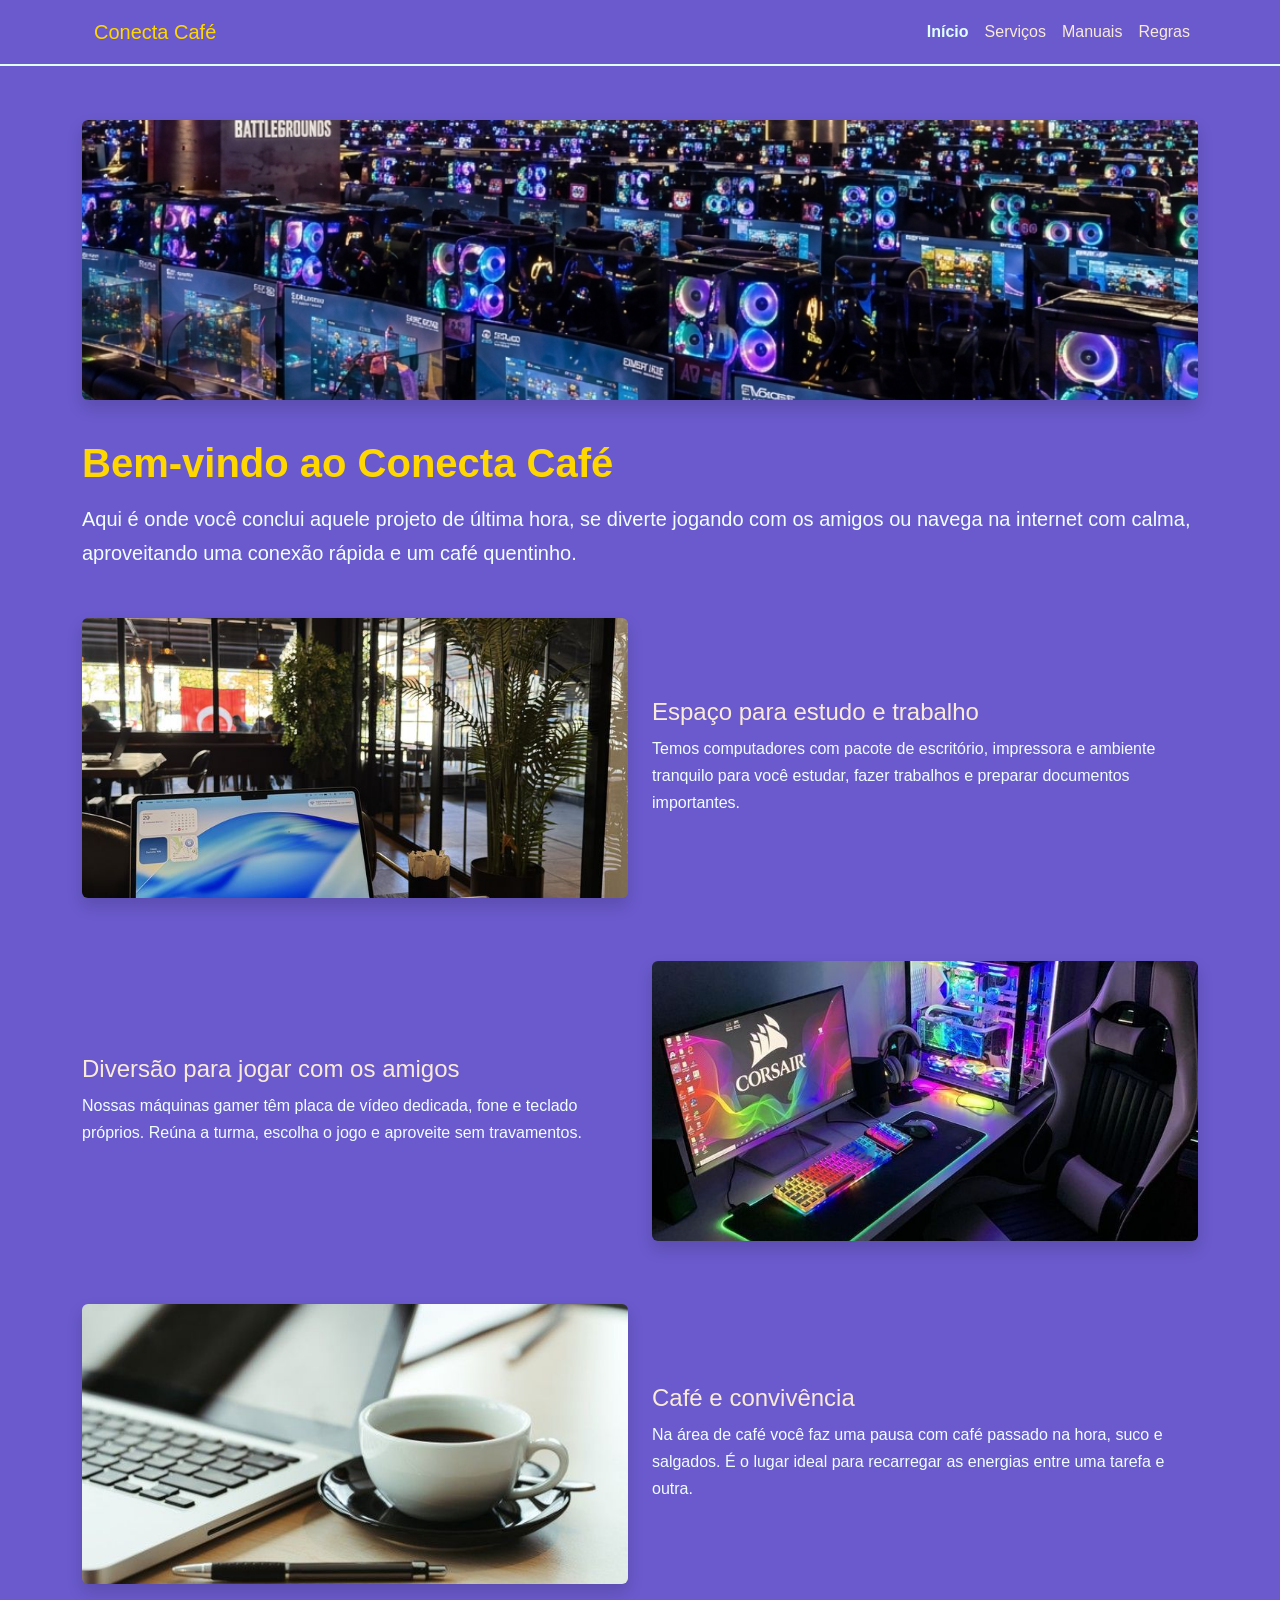
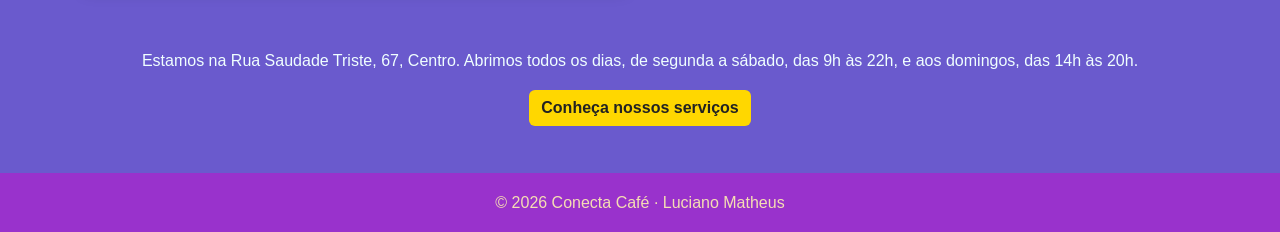
<file: index.html>
<!DOCTYPE html>
<html lang="pt-br">
<head>
  <meta charset="UTF-8">
  <meta name="viewport" content="width=device-width, initial-scale=1">
  <title>Início | Conecta Café</title>
  <link href="https://cdn.jsdelivr.net/npm/bootstrap@5.3.3/dist/css/bootstrap.min.css" rel="stylesheet">
  <link rel="stylesheet" href="css/estilo.css">
</head>
<body>

  <header>
    <nav class="navbar navbar-expand-md navbar-dark">
      <div class="container">
        <a class="navbar-brand" href="index.html">Conecta Café</a>
        <button class="navbar-toggler" type="button" data-bs-toggle="collapse" data-bs-target="#menu" aria-label="Abrir menu">
          <span class="navbar-toggler-icon"></span>
        </button>
        <div class="collapse navbar-collapse" id="menu">
          <ul class="navbar-nav ms-auto">
            <li class="nav-item"><a class="nav-link active" href="index.html">Início</a></li>
            <li class="nav-item"><a class="nav-link" href="servicos.html">Serviços</a></li>
            <li class="nav-item"><a class="nav-link" href="manuais.html">Manuais</a></li>
            <li class="nav-item"><a class="nav-link" href="regras.html">Regras</a></li>
          </ul>
        </div>
      </div>
    </nav>
  </header>

  <main class="container my-4">

    <section class="mb-5">
      <img src="img/servicos.jpg" class="img-fluid rounded shadow foto" alt="Ambiente do cybercafé com espaço para estudo e trabalho">
      <h1 class="mt-4">Bem-vindo ao Conecta Café</h1>
      <p class="lead">Aqui é onde você conclui aquele projeto de última hora, se diverte jogando com os amigos ou navega na internet com calma, aproveitando uma conexão rápida e um café quentinho.</p>
    </section>

    <article class="row align-items-center g-4 mb-5">
      <div class="col-12 col-md-6">
        <img src="img/estudo.jpg" class="img-fluid rounded shadow foto" alt="Pessoa estudando no notebook">
      </div>
      <div class="col-12 col-md-6">
        <h2 class="h4">Espaço para estudo e trabalho</h2>
        <p>Temos computadores com pacote de escritório, impressora e ambiente tranquilo para você estudar, fazer trabalhos e preparar documentos importantes.</p>
      </div>
    </article>

    <article class="row align-items-center g-4 mb-5 flex-md-row-reverse">
      <div class="col-12 col-md-6">
        <img src="img/pc-gamer.jpg" class="img-fluid rounded shadow foto" alt="Junte seu squad">
      </div>
      <div class="col-12 col-md-6">
        <h2 class="h4">Diversão para jogar com os amigos</h2>
        <p>Nossas máquinas gamer têm placa de vídeo dedicada, fone e teclado próprios. Reúna a turma, escolha o jogo e aproveite sem travamentos.</p>
      </div>
    </article>

    <article class="row align-items-center g-4 mb-5">
      <div class="col-12 col-md-6">
        <img src="img/cafe.jpg" class="img-fluid rounded shadow foto" alt="Xícara de café em uma mesa do cybercafé">
      </div>
      <div class="col-12 col-md-6">
        <h2 class="h4">Café e convivência</h2>
        <p>Na área de café você faz uma pausa com café passado na hora, suco e salgados. É o lugar ideal para recarregar as energias entre uma tarefa e outra.</p>
      </div>
    </article>

    <section class="text-center">
      <p>Estamos na Rua Saudade Triste, 67, Centro. Abrimos todos os dias, de segunda a sábado, das 9h às 22h, e aos domingos, das 14h às 20h.</p>
      <a class="btn btn-destaque" href="servicos.html">Conheça nossos serviços</a>
    </section>

  </main>

  <footer class="text-center py-3">
    <p class="mb-0">© 2026 Conecta Café · Luciano Matheus</p>
  </footer>

  <script src="https://cdn.jsdelivr.net/npm/bootstrap@5.3.3/dist/js/bootstrap.bundle.min.js"></script>
</body>
</html>
</file>
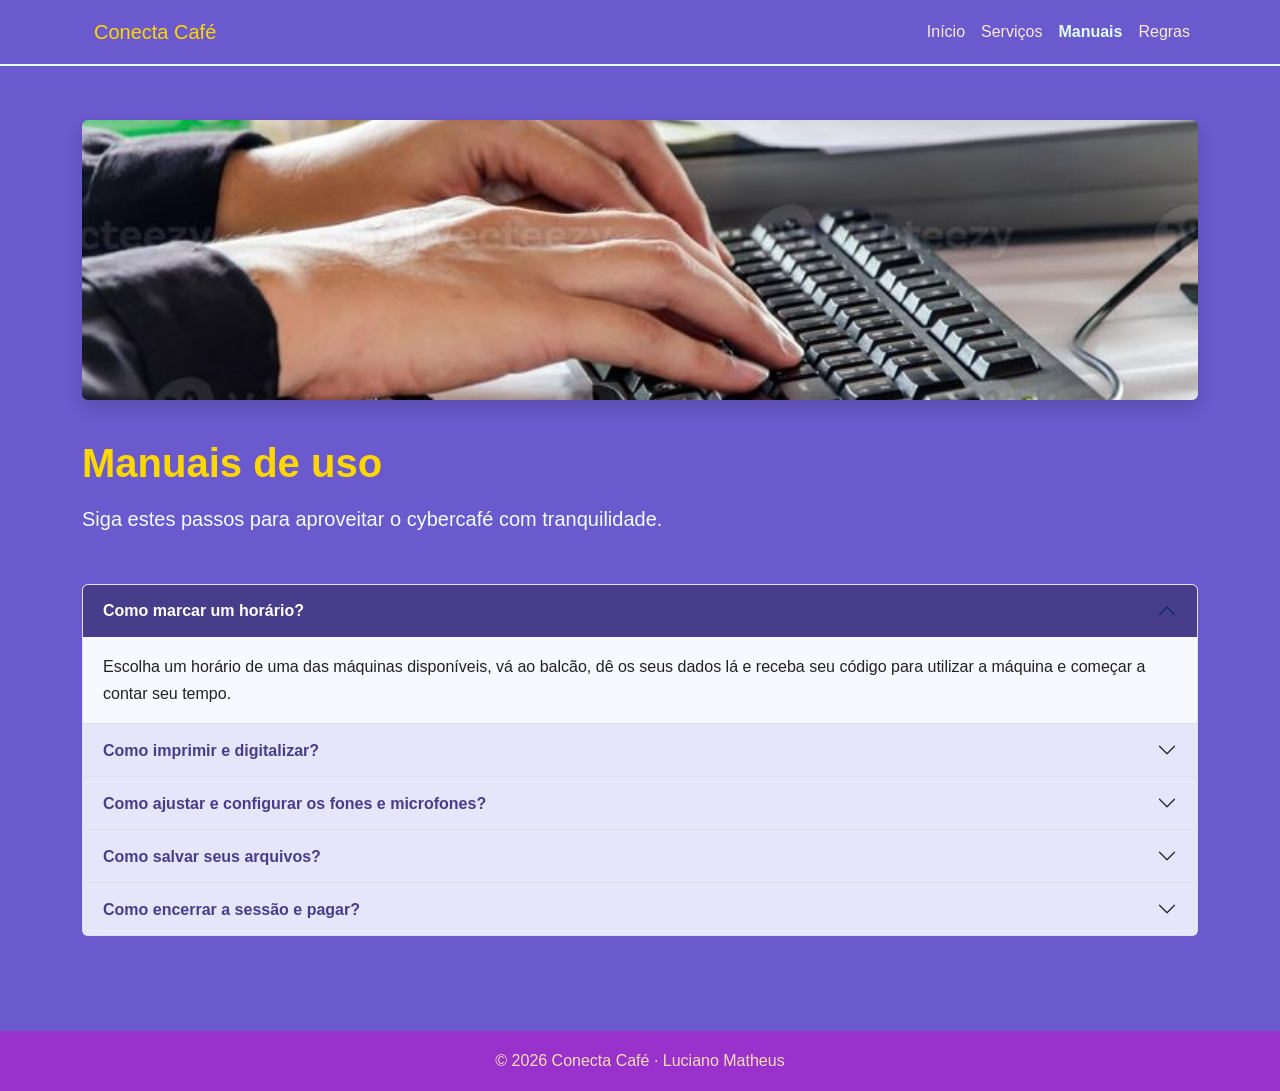
<file: manuais.html>
<!DOCTYPE html>
<html lang="pt-br">
<head>
  <meta charset="UTF-8">
  <meta name="viewport" content="width=device-width, initial-scale=1.0">
  <title>Manuais | Conecta Café</title>
  <link href="https://cdn.jsdelivr.net/npm/bootstrap@5.3.3/dist/css/bootstrap.min.css" rel="stylesheet">
  <link rel="stylesheet" href="css/estilo.css">
</head>
<body>

  <header>
    <nav class="navbar navbar-expand-md navbar-dark">
      <div class="container">
        <a class="navbar-brand" href="index.html">Conecta Café</a>
        <button class="navbar-toggler" type="button" data-bs-toggle="collapse" data-bs-target="#menu" aria-label="Abrir menu">
          <span class="navbar-toggler-icon"></span>
        </button>
        <div class="collapse navbar-collapse" id="menu">
          <ul class="navbar-nav ms-auto">
            <li class="nav-item"><a class="nav-link" href="index.html">Início</a></li>
            <li class="nav-item"><a class="nav-link" href="servicos.html">Serviços</a></li>
            <li class="nav-item"><a class="nav-link active" href="manuais.html">Manuais</a></li>
            <li class="nav-item"><a class="nav-link" href="regras.html">Regras</a></li>
          </ul>
        </div>
      </div>
    </nav>
  </header>

  <main class="container my-4">

    <section class="mb-5">
      <img src="img/manuais.jpg" class="img-fluid rounded shadow foto" alt="Mãos digitando em um teclado">
      <h1 class="mt-4">Manuais de uso</h1>
      <p class="lead">Siga estes passos para aproveitar o cybercafé com tranquilidade.</p>
    </section>

    <div class="accordion mb-5" id="manuais">

      <div class="accordion-item">
        <h2 class="accordion-header">
          <button class="accordion-button" type="button" data-bs-toggle="collapse" data-bs-target="#m1">Como marcar um horário?</button>
        </h2>
        <div id="m1" class="accordion-collapse collapse show" data-bs-parent="#manuais">
          <div class="accordion-body">
            <p class="mb-0">Escolha um horário de uma das máquinas disponíveis, vá ao balcão, dê os seus dados lá e receba seu código para utilizar a máquina e começar a contar seu tempo.</p>
          </div>
        </div>
      </div>

      <div class="accordion-item">
        <h2 class="accordion-header">
          <button class="accordion-button collapsed" type="button" data-bs-toggle="collapse" data-bs-target="#m2">Como imprimir e digitalizar?</button>
        </h2>
        <div id="m2" class="accordion-collapse collapse" data-bs-parent="#manuais">
          <div class="accordion-body">
            <p class="mb-0">Salve o arquivo no computador ou no pendrive, abra e clique em Imprimir, escolha a impressora do café e avise o balcão. Retire as folhas e pague as páginas.</p>
          </div>
        </div>
      </div>

      <div class="accordion-item">
        <h2 class="accordion-header">
          <button class="accordion-button collapsed" type="button" data-bs-toggle="collapse" data-bs-target="#m3">Como ajustar e configurar os fones e microfones?</button>
        </h2>
        <div id="m3" class="accordion-collapse collapse" data-bs-parent="#manuais">
          <div class="accordion-body">
            <p class="mb-0">Conecte o fone nas entradas da frente do gabinete. Nas configurações de som, escolha o fone como saída e o microfone como entrada. Se não houver áudio, peça ajuda no balcão.</p>
          </div>
        </div>
      </div>

      <div class="accordion-item">
        <h2 class="accordion-header">
          <button class="accordion-button collapsed" type="button" data-bs-toggle="collapse" data-bs-target="#m4">Como salvar seus arquivos?</button>
        </h2>
        <div id="m4" class="accordion-collapse collapse" data-bs-parent="#manuais">
          <div class="accordion-body">
            <p class="mb-0">Use pendrive, e-mail, armazenamento na nuvem ou drive. Os arquivos deixados na área de trabalho são apagados ao final de cada sessão, por segurança.</p>
          </div>
        </div>
      </div>

      <div class="accordion-item">
        <h2 class="accordion-header">
          <button class="accordion-button collapsed" type="button" data-bs-toggle="collapse" data-bs-target="#m5">Como encerrar a sessão e pagar?</button>
        </h2>
        <div id="m5" class="accordion-collapse collapse" data-bs-parent="#manuais">
          <div class="accordion-body">
            <p class="mb-0">Salve seu trabalho, saia das suas contas e feche os programas. Depois vá ao balcão de atendimento, confira o tempo usado e pague em dinheiro, cartão ou Pix.</p>
          </div>
        </div>
      </div>

    </div>

  </main>

  <footer class="text-center py-3">
    <p class="mb-0">© 2026 Conecta Café · Luciano Matheus</p>
  </footer>

  <script src="https://cdn.jsdelivr.net/npm/bootstrap@5.3.3/dist/js/bootstrap.bundle.min.js"></script>
</body>
</html>
</file>
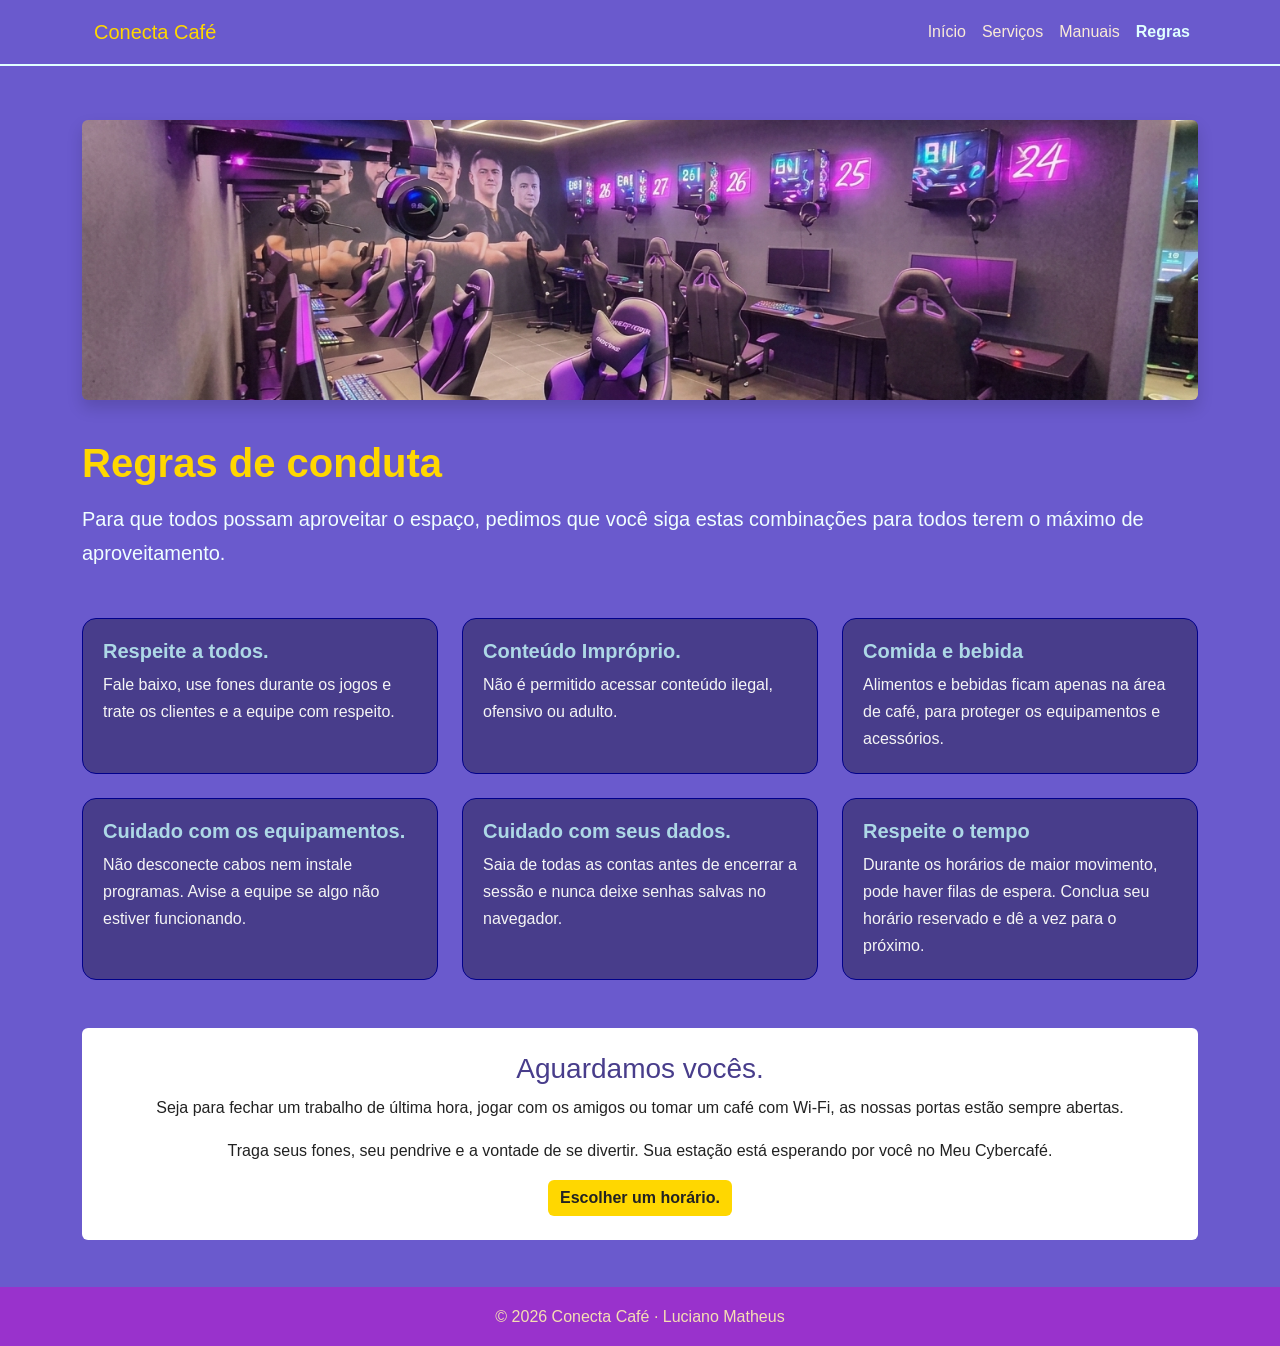
<file: regras.html>
<!DOCTYPE html>
<html lang="pt-br">
<head>
  <meta charset="UTF-8">
  <meta name="viewport" content="width=device-width, initial-scale=1">
  <title>Regras | Conecta Café</title>
  <link href="https://cdn.jsdelivr.net/npm/bootstrap@5.3.3/dist/css/bootstrap.min.css" rel="stylesheet">
  <link rel="stylesheet" href="css/estilo.css">
</head>
<body>

  <header>
    <nav class="navbar navbar-expand-md navbar-dark">
      <div class="container">
        <a class="navbar-brand" href="index.html">Conecta Café</a>
        <button class="navbar-toggler" type="button" data-bs-toggle="collapse" data-bs-target="#menu" aria-label="Abrir menu">
          <span class="navbar-toggler-icon"></span>
        </button>
        <div class="collapse navbar-collapse" id="menu">
          <ul class="navbar-nav ms-auto">
            <li class="nav-item"><a class="nav-link" href="index.html">Início</a></li>
            <li class="nav-item"><a class="nav-link" href="servicos.html">Serviços</a></li>
            <li class="nav-item"><a class="nav-link" href="manuais.html">Manuais</a></li>
            <li class="nav-item"><a class="nav-link active" href="regras.html">Regras</a></li>
          </ul>
        </div>
      </div>
    </nav>
  </header>

  <main class="container my-4">
    
<section class="mb-5">
<img src="img/regras.jpg" class="img-fluid rounded shadow foto" alt="Clientes usando os computadores do cybercafé.">
<h1 class="mt-4">Regras de conduta</h1>
<p class="lead">Para que todos possam aproveitar o espaço, pedimos que você siga estas combinações para todos terem o máximo de aproveitamento.</p>
</section>

<div class="row g-4 mb-5">

<div class="col-12 col-md-6 col-lg-4">
    <article class="card h-100">
        <div class="card-body">
            <h2 class="h5 card-title">Respeite a todos.</h2>
            <p class="card-text mb-0">Fale baixo, use fones durante os jogos e trate os clientes e a equipe com respeito.</p>
        </div>
    </article>
</div>

<div class="col-12 col-md-6 col-lg-4">
    <article class="card h-100">
        <div class="card-body">
            <h2 class="h5 card-title">Conteúdo Impróprio.</h2>
            <p class="card-text mb-0">Não é permitido acessar conteúdo ilegal, ofensivo ou adulto.</p>
        </div>
    </article>
</div>

 <div class="col-12 col-md-6 col-lg-4">
    <article class="card h-100">
      <div class="card-body">
        <h2 class="h5 card-title">Comida e bebida</h2>
        <p class="card-text mb-0">Alimentos e bebidas ficam apenas na área de café, para proteger os equipamentos e acessórios.</p>
      </div>
    </article>
  </div>

 <div class="col-12 col-md-6 col-lg-4">
    <article class="card h-100">
      <div class="card-body">
        <h2 class="h5 card-title">Cuidado com os equipamentos.</h2>
        <p class="card-text mb-0">Não desconecte cabos nem instale programas. Avise a equipe se algo não estiver funcionando.</p>
      </div>
    </article>
  </div>

  <div class="col-12 col-md-6 col-lg-4">
    <article class="card h-100">
      <div class="card-body">
        <h2 class="h5 card-title">Cuidado com seus dados.</h2>
        <p class="card-text mb-0">Saia de todas as contas antes de encerrar a sessão e nunca deixe senhas salvas no navegador.</p>
      </div>
    </article>
  </div>

    <div class="col-12 col-md-6 col-lg-4">
    <article class="card h-100">
      <div class="card-body">
        <h2 class="h5 card-title">Respeite o tempo</h2>
        <p class="card-text mb-0">Durante os horários de maior movimento, pode haver filas de espera. Conclua seu horário reservado e dê a vez para o próximo.</p>
      </div>
    </article>
  </div>

</div>

<section class="bg-white boder rounded shadow-sp p-4 text-center">
    <H2 class="h3">Aguardamos vocês.</H2>
    <p>Seja para fechar um trabalho de última hora, jogar com os amigos ou tomar um café com Wi-Fi, as nossas portas estão sempre abertas.</p>
    <p>Traga seus fones, seu pendrive e a vontade de se divertir. Sua estação está esperando por você no Meu Cybercafé.</p>
    <a class="btn btn-destaque" href="servicos.html">Escolher um horário.</a>
</section>

  </main>

  <footer class="text-center py-3">
    <p class="mb-0">© 2026 Conecta Café · Luciano Matheus</p>
  </footer>

  <script src="https://cdn.jsdelivr.net/npm/bootstrap@5.3.3/dist/js/bootstrap.bundle.min.js"></script>
</body>
</html>
</file>
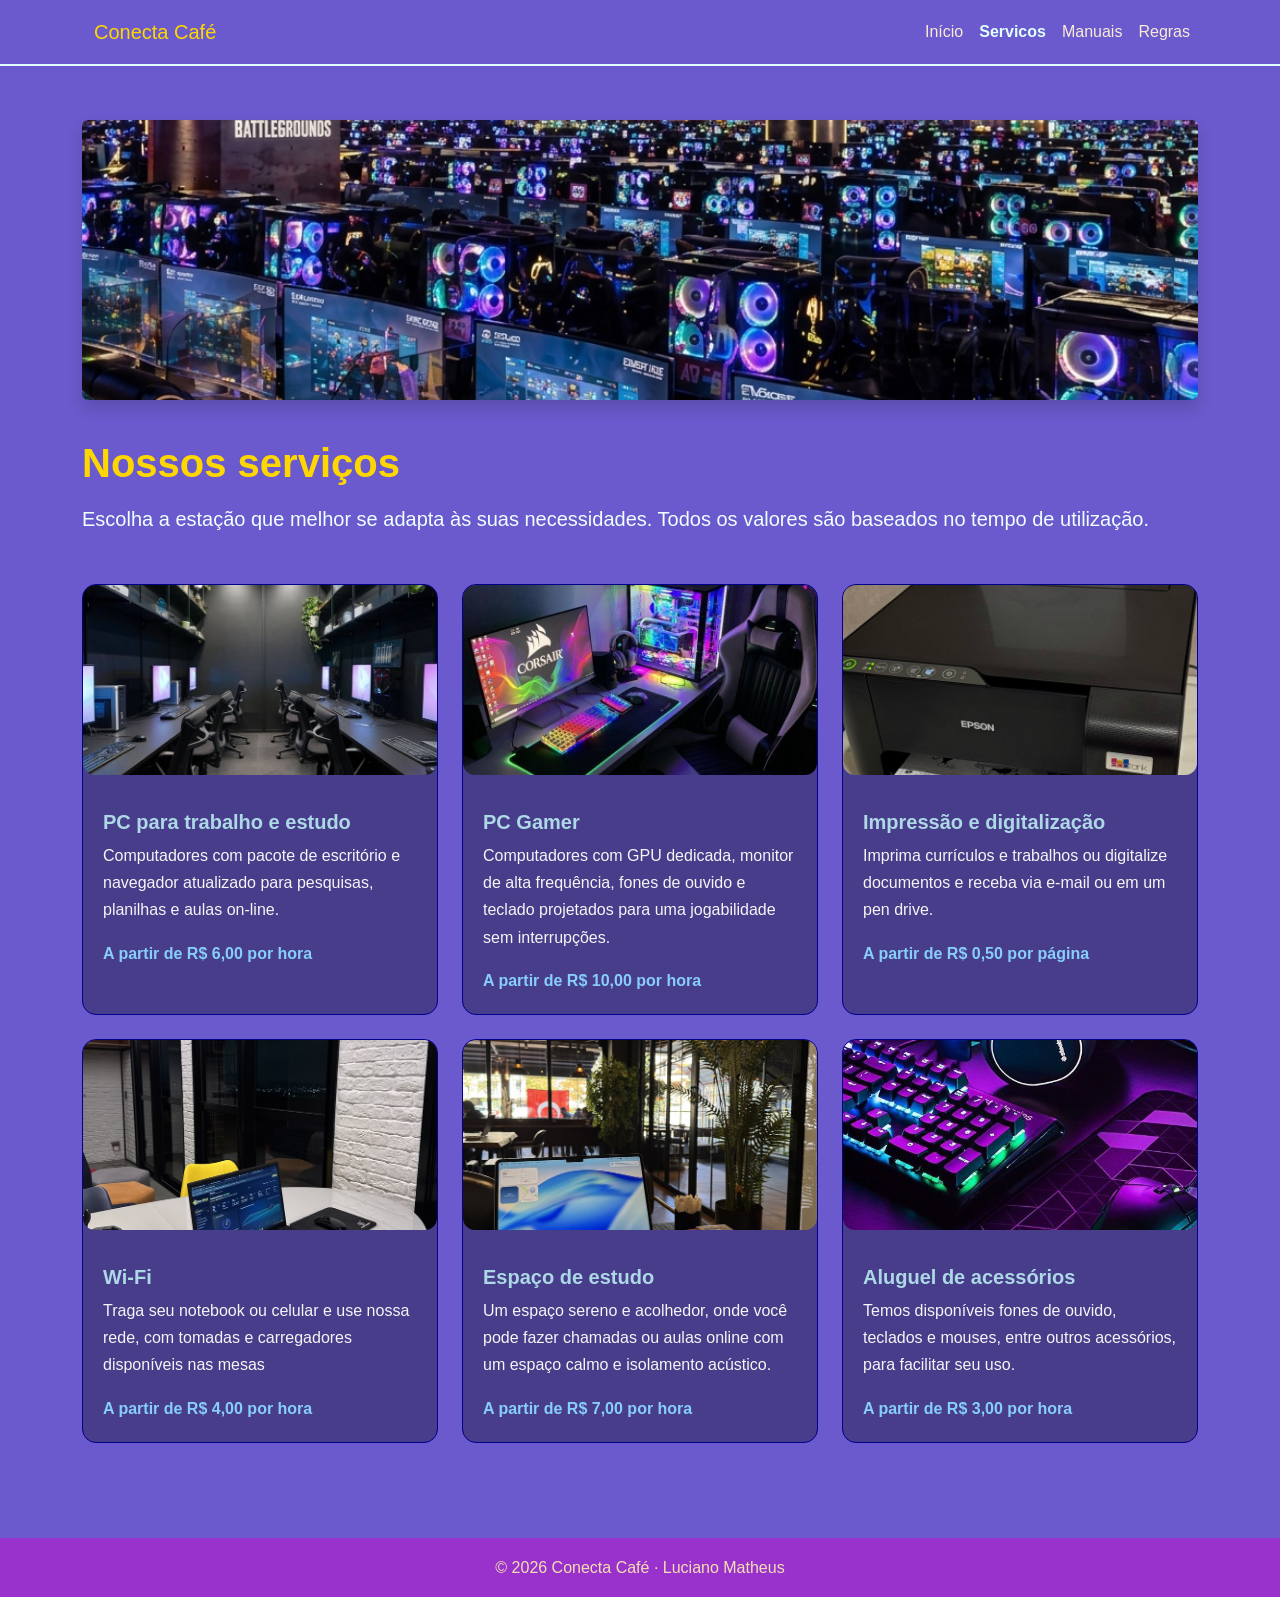
<file: servicos.html>
<!DOCTYPE html>
<html lang="pt-br">
<head>
    <meta charset="UTF-8">
    <meta name="viewport" content="width=device-width, initial-scale=1.0">
    <title>Serviços | Conecta Café</title>
    <link href="https://cdn.jsdelivr.net/npm/bootstrap@5.3.3/dist/css/bootstrap.min.css" rel="stylesheet">
    <link rel="stylesheet" href="css/estilo.css">
</head>
<body>
    <header>
        <nav class="navbar navbar-expand-md navbar-dark">
            <div class="container">
            <a class="navbar-brand" href="index.html">
            Conecta Café
            </a>
             <button class="navbar-toggler" type="button" data-bs-toggle="collapse" data-bs-target="#menu"aria-label="Abrir menu">
                <span class="navbar-toggler-icon"></span>
             </button>

             <div class="collapse navbar-collapse" id="menu">
                <ul class="navbar-nav ms-auto">
                <li class="nav-item">
                    <a class="nav-link" href="index.html">Início</a>                    
                </li>
                <li class="nav-item">
                    <a class="nav-link active" href="servicos.html">Servicos</a>
                </li>
                <li class="nav-item">
                    <a class="nav-link" href="manuais.html">Manuais</a>
                </li>
                <li class="nav-item">
                    <a class="nav-link" href="regras.html">Regras</a>
                </li>
                </ul>
             </div>
            </div>

        </nav>
    </header>
    <main class="container my-4">
        <section class="mb-5">
            <img src="img/servicos.jpg" class="img-fluid rounded shadow foto" alt="Estações de trabalho e jogos do cybercafé">
            <h1 class="mt-4">Nossos serviços</h1>
            <p class="lead">Escolha a estação que melhor se adapta às suas necessidades. Todos os valores são baseados no tempo de utilização.</p>
        </section>

        <div class="row g-4 mb-5">
            <div class="col-12 col-md-6 col-lg-4">
                <article class="card h-100">
                <img src="img/pc-trabalho.jpg" class="card-img-top foto" alt="Computador com planilha aberta">
                <div class="card-body">
                    <h2 class="h5 card-title">PC para trabalho e estudo</h2>
                <p class="card-text">Computadores com pacote de escritório e navegador atualizado para pesquisas, planilhas e aulas on-line.</p>
                <p class="fw-bold mb-0">A partir de R$ 6,00 por hora</p>
            </div>
        </article>
    </div>
    
    <div class="col-12 col-md-6 col-lg-4">
                <article class="card h-100">
                <img src="img/pc-gamer.jpg" class="card-img-top foto" alt="Setup gamer com teclado iluminado">
                <div class="card-body">
                    <h2 class="h5 card-title">PC Gamer</h2>
                <p class="card-text">Computadores com GPU dedicada, monitor de alta frequência, fones de ouvido e teclado projetados para uma jogabilidade sem interrupções.</p>
                <p class="fw-bold mb-0">A partir de R$ 10,00 por hora</p>
            </div>
        </article>
    </div>
    
    <div class="col-12 col-md-6 col-lg-4">
                <article class="card h-100">
                <img src="img/impressora.jpg" class="card-img-top foto" alt="Impressora com folha saindo">
                <div class="card-body">
                    <h2 class="h5 card-title">Impressão e digitalização</h2>
                <p class="card-text">Imprima currículos e trabalhos ou digitalize documentos e receba via e-mail ou em um pen drive.</p>
                <p class="fw-bold mb-0">A partir de R$ 0,50 por página</p>
            </div>
        </article>
    </div>

    <div class="col-12 col-md-6 col-lg-4">
                <article class="card h-100">
                <img src="img/wifi.jpg" class="card-img-top foto" alt="Notebook conectado ao Wi-Fi">
                <div class="card-body">
                    <h2 class="h5 card-title">Wi-Fi</h2>
                <p class="card-text">Traga seu notebook ou celular e use nossa rede, com tomadas e carregadores disponíveis nas mesas</p>
                <p class="fw-bold mb-0">A partir de R$ 4,00 por hora</p>
            </div>
        </article>
    </div>

    <div class="col-12 col-md-6 col-lg-4">
                <article class="card h-100">
                <img src="img/estudo.jpg" class="card-img-top foto" alt="Espaço para estudo">
                <div class="card-body">
                    <h2 class="h5 card-title">Espaço de estudo</h2>
                <p class="card-text">Um espaço sereno e acolhedor, onde você pode fazer chamadas ou aulas online com um espaço calmo e isolamento acústico.</p>
                <p class="fw-bold mb-0">A partir de R$ 7,00 por hora</p>
            </div>
        </article>
    </div>

    <div class="col-12 col-md-6 col-lg-4">
                <article class="card h-100">
                <img src="img/acessorios.jpg" class="card-img-top foto" alt="Acessórios de informática">
                <div class="card-body">
                    <h2 class="h5 card-title">Aluguel de acessórios</h2>
                <p class="card-text"> Temos disponíveis fones de ouvido, teclados e mouses, entre outros acessórios, para facilitar seu uso.</p>
                <p class="fw-bold mb-0">A partir de R$ 3,00 por hora</p>
            </div>
        </article>
    </div>

</div>

    </main>
    <footer class="text-center py-3">
        <p class="mb-0">© 2026 Conecta Café · Luciano Matheus</p>
    </footer>
    <script src="https://cdn.jsdelivr.net/npm/bootstrap@5.3.3/dist/js/bootstrap.bundle.min.js"></script>
</body>
</html>
</file>
<file: css/estilo.css>
body {
    background-color: slateblue;
    color: antiquewhite;
    font-family: Arial, Helvetica, sans-serif;
    margin: 0;
    min-height: 100vh;
}

header .navbar {
    background-color: slateblue;
    padding: 12px 0;              
    border-bottom: 2px solid lightcyan;       
}

.navbar-brand {                                
    color: gold !important;
    margin-left: 12px;
    transition: 0.3s;
}

.navbar .nav-link {
    color: antiquewhite !important;
}

.navbar .nav-link:hover,                       
.navbar .nav-link.active {
    color: lightcyan !important;
    font-weight: bold;                         
}

main {
    min-height: 75vh;
    padding: 30px;
    padding-bottom: 15px;
}

h1 {
    color: gold;
    font-weight: bold;
    margin-bottom: 15px;
}

h2 {
    color: lightgreen;
}

p {
    color: azure;
    line-height: 1.7;
}

.foto {
    width: 100%;
    height: 280px;
    object-fit: cover;
    border-radius: 12px;
    margin-bottom: 15px;
}

.card {
    background-color: darkslateblue;
    color: whitesmoke;
    border: 1px solid darkblue;
    border-radius: 14px;
    overflow: hidden;
    transition: 0.3s;
}

.card:hover {
    transform: translateY(-5px);
    border-color: lightskyblue;
    box-shadow: 0 8px 25px rgba(99, 102, 241, 0.2);
}

.card-img-top {
    height: 190px;
    object-fit: cover;
}

.card-body {
    padding: 20px;
}

.card-title {
    color: lightblue;
    font-weight: bold;
}

.card-text {
    color: whitesmoke;
}

.card .fw-bold {
    color: lightskyblue;
}

.accordion-body p,
.bg-white p {
    color: #222;
}

.bg-white h2 {
    color: darkslateblue;
}

.btn-destaque {
    background-color: gold;
    color: #222;
    font-weight: bold;
    border: 0;
}

.btn-destaque:hover {
    background-color: orange;
    color: #222;
}

footer {
    background-color: darkorchid;
    color: grey;
    padding: 22px;
    margin-top: 30px;
    border-top: 2px solid slateblue;
}

footer p {
    margin-bottom: 0;
    color: wheat;
}

@media (max-width: 768px) {
    .foto {
        height: 220px;
    }
    .navbar-brand {     
        font-size: 19px;
    }
    main {
        padding: 20px;
    }
}

.accordion-button {
    background-color: lavender;
    color: darkslateblue;
    font-weight: bold;
}

.accordion-button:not(.collapsed) {
    background-color: darkslateblue;
    color: white;
    box-shadow: none;
}

.accordion-body:focus {
    border-color: plum;
    box-shadow: 0 0 0 0.2rem thistle;
}

.accordion-body {
    background-color: ghostwhite;
    color: black;
}
</file>
